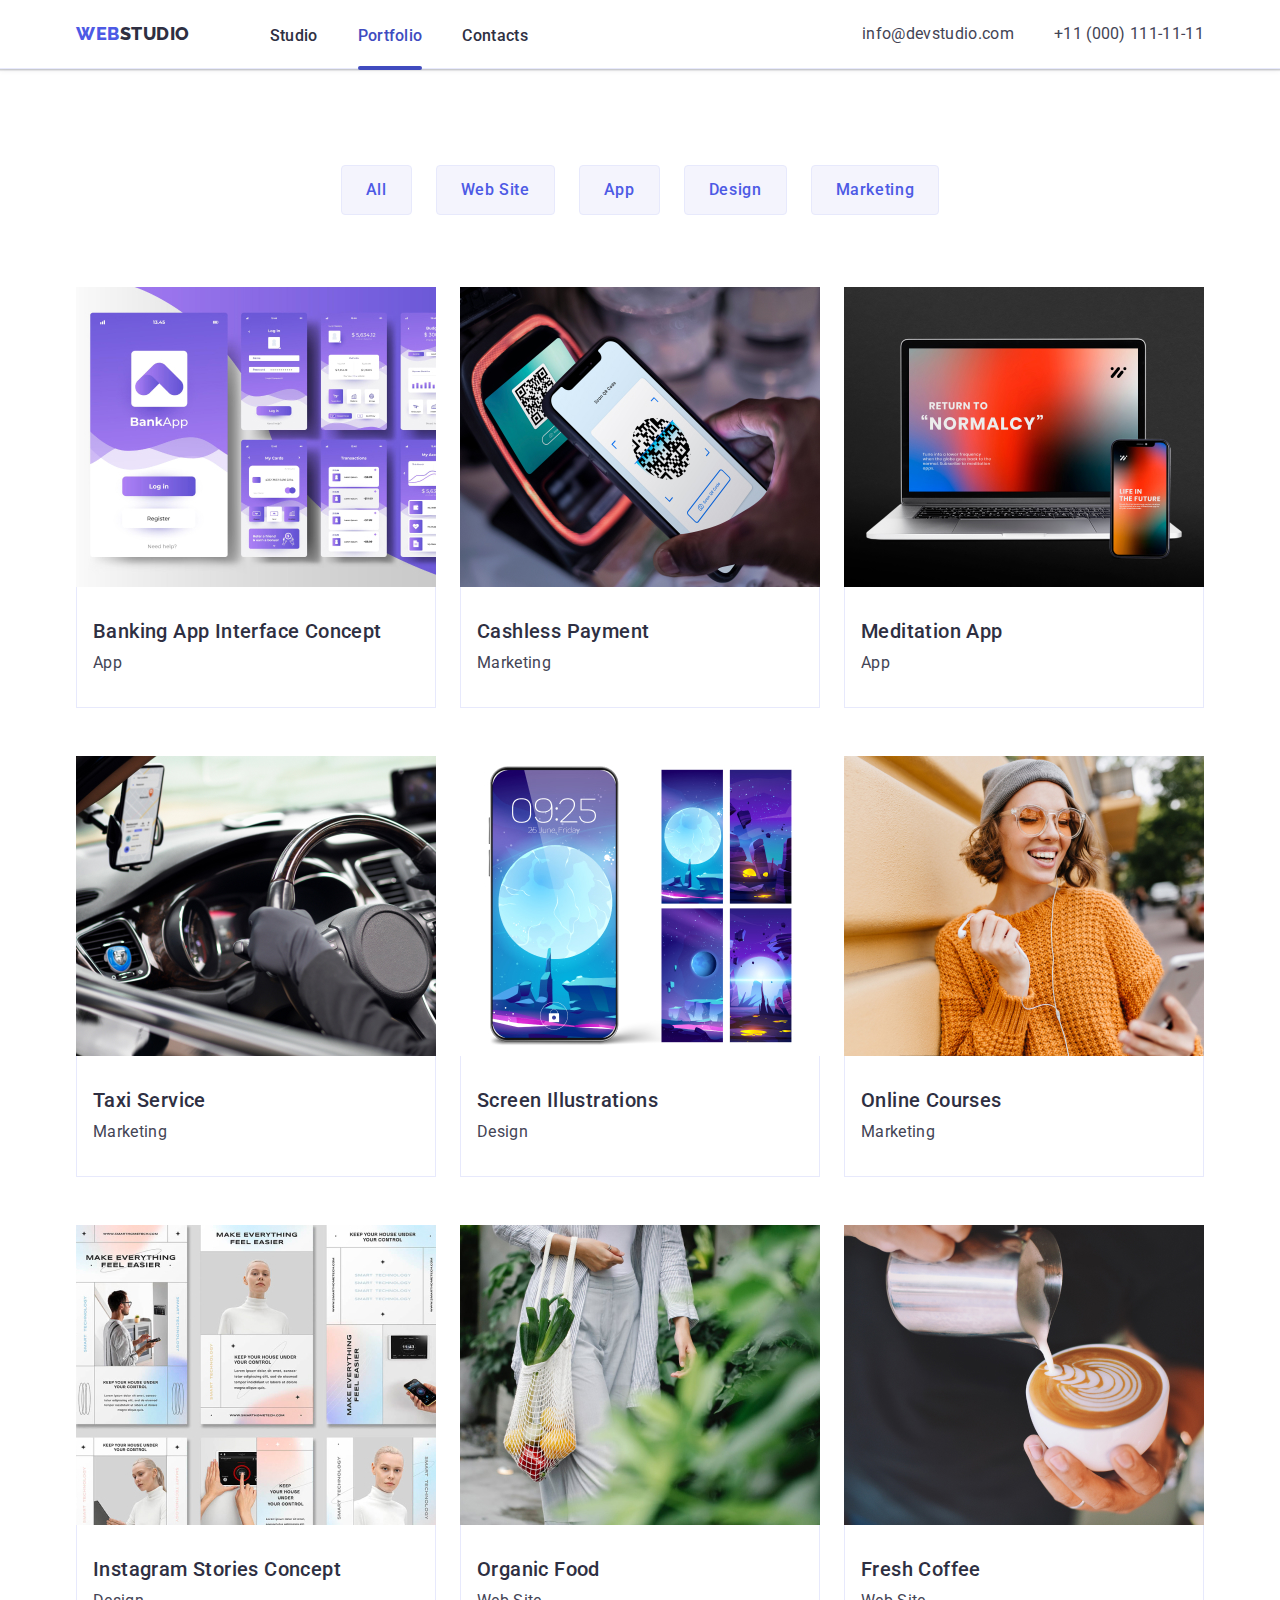
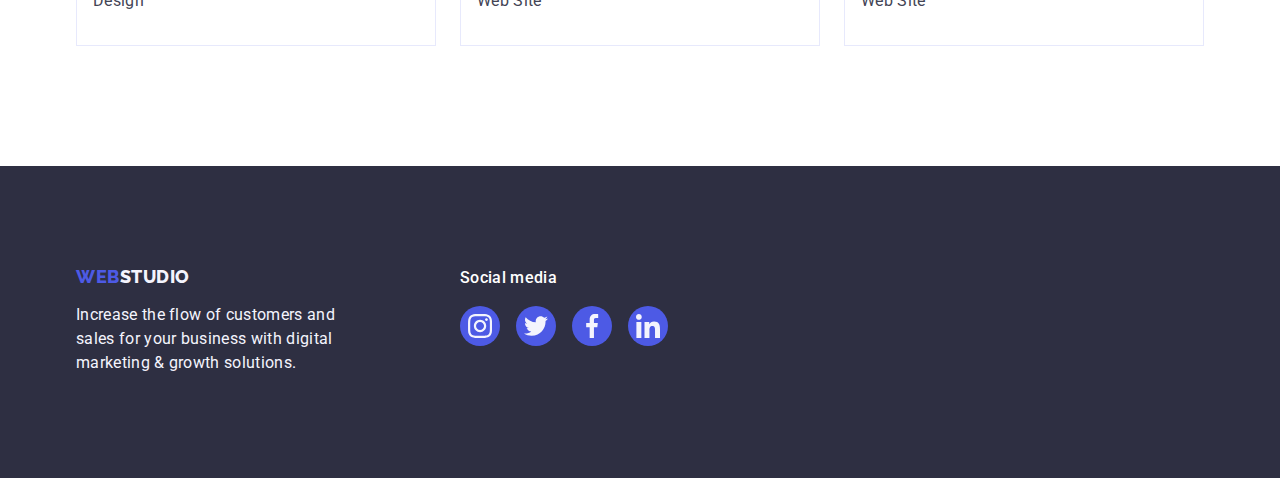
<file: portfolio.html>
<!DOCTYPE html>
<html lang="en">
  <head>
    <meta charset="UTF-8" />
    <meta http-equiv="X-UA-Compatible" content="IE=edge" />
    <meta name="viewport" content="width=device-width, initial-scale=1.0" />
    <title>Portfolio</title>
    <link
      rel="stylesheet"
      href="https://cdn.jsdelivr.net/npm/modern-normalize@2.0.0/modern-normalize.min.css"
    />
    <link rel="preconnect" href="https://fonts.googleapis.com" />
    <link rel="preconnect" href="https://fonts.gstatic.com" crossorigin />
    <link
      href="https://fonts.googleapis.com/css2?family=Raleway:wght@800&family=Roboto:wght@400;500;700;900&display=swap"
      rel="stylesheet"
    />
    <link rel="stylesheet" href="./css/styles.css" />
  </head>
    <header class="page-header">
      <div class="container page-header-container">
      <nav class="main-navigation">
        <a class="logo link" href="./index.html">
          Web<span class="logo-color">Studio</span>
        </a>
        <ul class="menu list">
          <li class="menu-item">
            <a class="menu-link link" href="./index.html">Studio</a>
          </li>
          <li class="menu-item">
            <a class="menu-link link current" href="./portfolio.html">Portfolio</a>
          </li>
          <li class="menu-item">
            <a class="menu-link link" href="">Contacts</a>
          </li>
        </ul>
      </nav>
      <address class="tel-mail">
        <ul class="list-address list">
          <li class="list-address-item">
            <a class="list-address-link link" href="mailto:info@devstudio.com"
              >info@devstudio.com
            </a>
          </li>
          <li class="list-address-item">
            <a class="list-address-link link" href="tel:+110001111111"
              >+11 (000) 111-11-11
            </a>
          </li>
        </ul>
      </address>
      </div>
    </header>
    <main>
      <section class="projects">
        <div class="container">
        <h1 class="our-portfolio visually-hidden">portfolio</h1>
        <ul class="list filters">
          <li class="filters-item">
            <button class="button-filters button" type="button">All</button>
          </li>
          <li class="filters-item">
            <button class="button-filters button" type="button">
              Web Site
            </button>
          </li>
          <li class="filters-item">
            <button class="button-filters button" type="button">App</button>
          </li>
          <li class="filters-item">
            <button class="button-filters button" type="button">Design</button>
          </li>
          <li class="filters-item">
            <button class="button-filters button" type="button">
              Marketing
            </button>
          </li>
        </ul>
        <ul class="project-cards list">
          <li class="project-cards-item">
            <a class="project-cards-link link" href="">
              <div class="img-overlay">
              <img
                class="project-cards-img"
                src="./images/portfolio/img-8.jpg"
                alt="Banking App Interface Concept"
                width="360"
                height="300"
              />
              <p class="overlay">14 Stylish and User-Friendly App Design Concepts · Task Manager App · Calorie Tracker App · Exotic Fruit Ecommerce App · Cloud Storage App</p>
              </div>
              <div class="cards">
              <h2 class="project-cards-title">Banking App Interface Concept</h2>
              <p class="project-cards-text">App</p>
              </div>
            </a>
          </li>
          <li class="project-cards-item">
            <a class="project-cards-link link" href="">
              <div class="img-overlay">
              <img
                class="project-cards-img"
                src="./images/portfolio/img-7.jpg"
                alt="Cashless Payment"
                width="360"
                height="300"
              />
               <p class="overlay">14 Stylish and User-Friendly App Design Concepts · Task Manager App · Calorie Tracker App · Exotic Fruit Ecommerce App · Cloud Storage App</p>
               </div>
               <div class="cards">
              <h2 class="project-cards-title">Cashless Payment</h2>
              <p class="project-cards-text">Marketing</p>
              </div>
            </a>
          </li>
          <li class="project-cards-item">
            <a class="project-cards-link link" href="">
              <div class="img-overlay">
              <img
                class="project-cards-img"
                src="./images/portfolio/img-6.jpg"
                alt="Meditation App"
                width="360"
                height="300"
              />
               <p class="overlay">14 Stylish and User-Friendly App Design Concepts · Task Manager App · Calorie Tracker App · Exotic Fruit Ecommerce App · Cloud Storage App</p>
              </div>
               <div class="cards">
              <h2 class="project-cards-title">Meditation App</h2>
              <p class="project-cards-text">App</p>
              </div>
            </a>
          </li>
          <li class="project-cards-item">
            <a class="project-cards-link link" href="">
              <div class="img-overlay">
              <img
                class="project-cards-img"
                src="./images/portfolio/img-5.jpg"
                alt="Taxi Service"
                width="360"
                height="300"
              />
               <p class="overlay">14 Stylish and User-Friendly App Design Concepts · Task Manager App · Calorie Tracker App · Exotic Fruit Ecommerce App · Cloud Storage App</p>
               </div>
               <div class="cards">
              <h2 class="project-cards-title">Taxi Service</h2>
              <p class="project-cards-text">Marketing</p>
              </div>
            </a>
          </li>
          <li class="project-cards-item">
            <a class="project-cards-link link" href="">
              <div class="img-overlay">
              <img
                class="project-cards-img"
                src="./images/portfolio/img-4.jpg"
                alt="Screen Illustrations"
                width="360"
                height="300"
              />
               <p class="overlay">14 Stylish and User-Friendly App Design Concepts · Task Manager App · Calorie Tracker App · Exotic Fruit Ecommerce App · Cloud Storage App</p>
              </div>
              <div class="cards">
              <h2 class="project-cards-title">Screen Illustrations</h2>
              <p class="project-cards-text">Design</p>
              </div>
            </a>
          </li>
          <li class="project-cards-item">
            <a class="project-cards-link link" href="">
              <div class="img-overlay">
              <img
                class="project-cards-img"
                src="./images/portfolio/img-3.jpg"
                alt="Online Courses"
                width="360"
                height="300"
              />
               <p class="overlay">14 Stylish and User-Friendly App Design Concepts · Task Manager App · Calorie Tracker App · Exotic Fruit Ecommerce App · Cloud Storage App</p>
              </div>
              <div class="cards">
              <h2 class="project-cards-title">Online Courses</h2>
              <p class="project-cards-text">Marketing</p>
              </div>
            </a>
          </li>
          <li class="project-cards-item">
            <a class="project-cards-link link" href="">
              <div class="img-overlay">
              <img
                class="project-cards-img"
                src="./images/portfolio/img-2.jpg"
                alt="Instagram Stories Concept"
                width="360"
                height="300"
              />
               <p class="overlay">14 Stylish and User-Friendly App Design Concepts · Task Manager App · Calorie Tracker App · Exotic Fruit Ecommerce App · Cloud Storage App</p>
              </div>
              <div class="cards">
              <h2 class="project-cards-title">Instagram Stories Concept</h2>
              <p class="project-cards-text">Design</p>
              </div>
            </a>
          </li>
          <li class="project-cards-item">
            <a class="project-cards-link link" href="">
              <div class="img-overlay">
              <img
                class="project-cards-img"
                src="./images/portfolio/img-1.jpg"
                alt="Organic Food"
                width="360"
                height="300"
              />
               <p class="overlay">14 Stylish and User-Friendly App Design Concepts · Task Manager App · Calorie Tracker App · Exotic Fruit Ecommerce App · Cloud Storage App</p>
              </div>
              <div class="cards">
              <h2 class="project-cards-title">Organic Food</h2>
              <p class="project-cards-text">Web Site</p>
              </div>
            </a>
          </li>
          <li class="project-cards-item">
            <a class="project-cards-link link" href="">
              <div class="img-overlay">
              <img
                class="project-cards-img"
                src="./images/portfolio/img.jpg"
                alt="Fresh Coffee"
                width="360"
                height="300"
              />
               <p class="overlay">14 Stylish and User-Friendly App Design Concepts · Task Manager App · Calorie Tracker App · Exotic Fruit Ecommerce App · Cloud Storage App</p>
              </div>
              <div class="cards">
              <h2 class="project-cards-title">Fresh Coffee</h2>
              <p class="project-cards-text">Web Site</p>
              </div>
            </a>
          </li>
        </ul>
        </div>
      </section>
    </main>
    <footer class="page-footer">
      <div class="container page-footer-container">
        <div class="logotype">
          <a class="link logo-footer" href="./index.html"
            >Web<span class="logo-color-footer">Studio</span></a
          >
          <p class="footer-text">
            Increase the flow of customers and sales for your business with
            digital marketing & growth solutions.
          </p>
        </div>
        <div class="socials">
          <p class="social-footer">Social media</p>
          <ul class="social-footer-list list">
            <li class=" footer-list">
              <a class="social-list-link  link" href="">
                <svg class="social-list-icon" width="24" height="24">
                  <use href="./images/icons.svg#icon-instagram"></use>
                </svg>
              </a>
            </li>
            <li class=" footer-list">
              <a class="social-list-link  link" href="">
                <svg class="social-list-icon" width="24" height="24">
                  <use href="./images/icons.svg#icon-twitter-1"></use>
                </svg>
              </a>
            </li>
            <li class=" footer-list">
              <a class="social-list-link  link" href="">
                <svg class="social-list-icon" width="24" height="24">
                  <use href="./images/icons.svg#icon-facebook"></use>
                </svg>
              </a>
            </li>
            <li class=" footer-list">
              <a class="social-list-link  link" href="">
                <svg class="social-list-icon" width="24" height="24">
                  <use href="./images/icons.svg#icon-linkedin"></use>
                </svg>
              </a>
            </li>
          </ul>
        </div>
      </div>
    </footer>
    <script src="./js/modal.js"></script>
  </body>
</html>
</file>
<file: css/styles.css>
:root {
  --primary-color: #2e2f42;
  --secondary-color: #434455;
  --accent-color: #4d5ae5;
  --hover-color: #404bbf;
  --background-color: #ffffff;
  --background-items: #f4f4fd;
  --lightslate: #8e8f99;
}

h1,
h2,
h3,
h4,
h5,
h6,
p {
  margin-top: 0;
  margin-bottom: 0;
}

ul {
  margin-top: 0;
  margin-bottom: 0;
  padding-left: 0;
}
img {
  display: block;
}

.list {
  list-style-type: none;
}

.link {
  text-decoration: none;
}

button {
  cursor: pointer;
}

body {
  font-family: "Roboto", sans-serif;
  color: var(--secondary-color);
  background-color: var(--background-color);
}
.container {
  max-width: 1158px;
  padding-left: 15px;
  padding-right: 15px;
  margin: 0 auto;
}
.logo-color {
  font-family: "Raleway", sans-serif;
  font-size: 18px;
  font-weight: 800;
  line-height: 1.17;
  letter-spacing: 0.03em;
  text-transform: uppercase;
  color: var(--primary-color);
}
.logo {
  font-family: "Raleway", sans-serif;
  font-size: 18px;
  font-weight: 800;
  line-height: 1.17;
  letter-spacing: 0.03em;
  text-transform: uppercase;
  color: var(--accent-color);
  margin-right: 76px;
}
.page-header {
  border-bottom: 1px solid #e7e9fc;
  box-shadow: 0px 2px 1px rgba(46, 47, 66, 0.08),
    0px 1px 1px rgba(46, 47, 66, 0.16), 0px 1px 6px rgba(46, 47, 66, 0.08);
}
.page-header-container {
  display: flex;
  align-items: center;
  flex-shrink: 0;
  justify-content: space-between;
}
.main-navigation {
  display: flex;
  align-items: center;
  justify-content: space-between;
  width: 100%;
  max-width: 452px;
}
.menu {
  display: flex;
  column-gap: 40px;
  padding: 24px 0px 20px 0px;
}
.list-address {
  display: flex;
  column-gap: 40px;
}
.menu-link {
  font-size: 16px;
  font-weight: 500;
  line-height: 1.5;
  letter-spacing: 0.02em;
  color: var(--primary-color);
  transition: color 250ms cubic-bezier(0.4, 0, 0.2, 1) 0ms;
}
.menu-link:hover,
.menu-link:focus {
  color: var(--hover-color);
}

.list-address-link {
  color: var(--secondary-color);
  font-size: 16px;
  font-style: normal;
  line-height: 1.5;
  letter-spacing: 0.02em;
  transition: color 250ms cubic-bezier(0.4, 0, 0.2, 1) 0ms;
}
.tel-mail {
  font-style: normal;
}
.list-address-link:hover,
.list-address-link:focus {
  color: var(--hover-color);
}
.visually-hidden {
  position: absolute;
  width: 1px;
  height: 1px;
  margin: -1px;
  border: 0;
  padding: 0;
  white-space: nowrap;
  clip-path: inset(100%);
  clip: rect(0 0 0 0);
  overflow: hidden;
}
.filters {
  display: flex;
  flex-direction: row;
  justify-content: flex-start;
  flex-wrap: wrap;
  align-items: stretch;
  gap: 24px;
  justify-content: center;
  align-items: center;
  margin-bottom: 72px;
}
.button-filters {
  font-family: "Roboto", sans-serif;
  font-weight: 500;
  font-size: 16px;
  line-height: 1.5;
  letter-spacing: 0.04em;
  color: var(--accent-color);
  background-color: var(--background-items);
  display: flex;
  padding: 12px 24px;
  justify-content: center;
  align-items: center;
  border-radius: 4px;
  transition: color 250ms cubic-bezier(0.4, 0, 0.2, 1),
    background-color 250ms cubic-bezier(0.4, 0, 0.2, 1),
    border-color 250ms cubic-bezier(0.4, 0, 0.2, 1),
    box-shadow 250ms cubic-bezier(0.4, 0, 0.2, 1);
  border: 1px solid #e7e9fc;
}
.button-filters:hover,
.button-filters:focus {
  color: var(--background-color);
  background-color: var(--hover-color);
  border: 1px solid transparent;
  box-shadow: 0px 2px 2px 0px rgba(0, 0, 0, 0.12),
    0px 2px 1px 0px rgba(0, 0, 0, 0.08), 0px 3px 1px 0px rgba(0, 0, 0, 0.1);
}
.projects {
  padding-top: 96px;
  padding-bottom: 120px;
}
.cards {
  padding: 32px 16px;
  border: 1px solid #e7e9fc;
  border-top: none;
}
.project-cards {
  display: flex;
  flex-direction: row;
  justify-content: flex-start;
  flex-wrap: wrap;
  align-items: stretch;
  row-gap: 48px;
  column-gap: 24px;
  margin-top: 72px;
}
.project-cards-link {
  transition: box-shadow 250ms cubic-bezier(0.4, 0, 0.2, 1);
}
.project-cards-link:hover,
.project-cards-link:focus {
  transform: translateY(0%);
  box-shadow: 0px 1px 6px rgba(46, 47, 66, 0.08),
    0px 1px 1px rgba(46, 47, 66, 0.16), 0px 2px 1px rgba(46, 47, 66, 0.08);
}
.project-cards-item {
  display: flex;
  width: 360px;
  flex-direction: column;
  align-items: flex-start;
  width: calc((100% - 3 * 24) / 4);
  flex-shrink: 0;
}
.project-cards-item:hover,
.project-cards-item:focus {
  box-shadow: 0px 2px 1px 0px rgba(46, 47, 66, 0.08),
    0px 1px 1px 0px rgba(46, 47, 66, 0.16),
    0px 1px 6px 0px rgba(46, 47, 66, 0.08);
}
.project-cards-item:hover .overlay,
.project-cards-item:focus .overlay {
  transform: translateY(0%);
  box-shadow: 0px 2px 1px 0px rgba(46, 47, 66, 0.08),
    0px 1px 1px 0px rgba(46, 47, 66, 0.16),
    0px 1px 6px 0px rgba(46, 47, 66, 0.08);
}
.project-cards-link:focus .overlay {
  transform: translateY(0%);
}
.img-overlay {
  position: relative;
  overflow: hidden;
}
.overlay {
  position: absolute;
  top: 0%;
  left: 0%;
  width: 100%;
  height: 100%;
  color: var(--background-items);
  background-color: var(--accent-color);
  padding: 40px 32px;
  line-height: 1.5;
  letter-spacing: 0.02em;
  flex-shrink: 0;
  transform: translateY(100%);
  transition: transform 250ms cubic-bezier(0.4, 0, 0.2, 1);
}
.project-cards-title {
  font-size: 20px;
  font-weight: 500;
  line-height: 1.2;
  letter-spacing: 0.02em;
  color: var(--primary-color);
  margin-bottom: 8px;
}

.project-cards-text {
  font-size: 16px;
  line-height: 1.5;
  letter-spacing: 0.02em;
  color: var(--secondary-color);
}
.hero {
  background-color: var(--primary-color);
  background-image: linear-gradient(
      rgba(46, 47, 66, 0.7),
      rgba(46, 47, 66, 0.7)
    ),
    url(/goit-markup-hw-04/images/hero/people-office.jpg);
  background-repeat: no-repeat;
  flex-shrink: 0;
  padding: 184px 0px 188px 0px;
  max-width: 1440px;
  background-position: center;
  background-size: cover;
}
.tittle {
  display: flex;
  font-size: 56px;
  font-weight: 700;
  line-height: 1.07;
  letter-spacing: 0.02em;
  color: var(--background-color);
  text-align: center;
  max-width: 496px;
  margin-bottom: 48px;
  margin-left: auto;
  margin-right: auto;
}

.cta-button {
  font-family: "Roboto", sans-serif;
  font-size: 16px;
  font-weight: 500;
  line-height: 1.5;
  letter-spacing: 0.04em;
  color: var(--background-color);
  background-color: var(--accent-color);
  display: block;
  min-width: 169px;
  padding: 16px 32px;
  border: none;
  border-radius: 4px;
  box-shadow: 0px 4px 4px 0px rgba(0, 0, 0, 0.15);
  margin-top: 48px;
  margin-left: auto;
  margin-right: auto;
  transition: background-color 250ms cubic-bezier(0.4, 0, 0.2, 1) 0ms;
}

.cta-button:hover,
.cta-button:focus {
  background-color: var(--hover-color);
}
.benefits {
  padding: 120px 0;
}
.benefit-item {
  display: flex;
  align-items: center;
  justify-content: center;
  height: 112px;
  width: 264px;
  background-color: var(--background-items);
  border-radius: 4px;
  margin-bottom: 8px;
}
.benefits-title {
  font-size: 20px;
  font-weight: 500;
  line-height: 1.2;
  letter-spacing: 0.02em;
  color: var(--primary-color);
  margin-bottom: 8px;
}
.benefits-text {
  font-size: 16px;
  line-height: 1.5;
  letter-spacing: 0.02em;
}
.benefits-list {
  display: flex;
  flex-direction: row;
  justify-content: flex-start;
  flex-wrap: wrap;
  align-items: stretch;
  gap: 24px;
}
.benefits-list-item {
  display: flex;
  flex-direction: column;
  align-items: flex-start;
  width: calc((100% - 3 * 24px) / 4);
}
.what-are-we-doing {
  padding-bottom: 120px;
}
.our-job {
  margin-bottom: 72px;
}
.our-job-list {
  display: flex;
  flex-direction: row;
  justify-content: flex-start;
  flex-wrap: wrap;
  align-items: stretch;
  gap: 24px;
}
.our-job-item {
  display: flex;
  align-items: flex-start;
  width: calc(100% - 2 * 24) / 3;
}
.our-job,
.our-team,
.our-customers {
  font-size: 36px;
  line-height: 1.11;
  letter-spacing: 0.02em;
  text-transform: capitalize;
  text-align: center;
  color: var(--primary-color);
}

.our-team {
  margin-bottom: 72px;
}
.team {
  background-color: var(--background-items);
  padding-bottom: 120px;
  padding-top: 120px;
}
.team-list {
  display: flex;
  flex-direction: row;
  justify-content: flex-start;
  flex-wrap: wrap;
  align-items: stretch;
  gap: 24px;
}
.name-position {
  padding: 32px 0;
}
.team-member {
  background-color: var(--background-color);
  display: inline-flex;
  flex-direction: column;
  justify-content: center;
  align-items: center;
  width: calc((100% - 3 * 24) / 4);
  border-radius: 0px 0px 4px 4px;
  box-shadow: 0px 2px 1px 0px rgba(46, 47, 66, 0.08),
    0px 1px 1px 0px rgba(46, 47, 66, 0.16),
    0px 1px 6px 0px rgba(46, 47, 66, 0.08);
}
.worker-name {
  font-size: 20px;
  font-weight: 500;
  line-height: 1.2;
  letter-spacing: 0.02em;
  color: var(--primary-color);
  text-align: center;
  margin-bottom: 8px;
}
.work-position {
  text-align: center;
  font-size: 16px;
  line-height: 1.5;
  letter-spacing: 0.02em;
}
.social-list-team {
  justify-content: center;
  gap: 24px;
}
.page-footer {
  padding: 100px 0;
  background-color: var(--primary-color);
}
.footer-text {
  font-size: 16px;
  line-height: 1.5;
  letter-spacing: 0.02em;
  color: var(--background-items);
  width: 264px;
}
.logo-footer {
  font-family: "Raleway", sans-serif;
  color: var(--accent-color);
  font-family: "Raleway", sans-serif;
  font-weight: 800;
  font-size: 18px;
  line-height: 1.17;
  letter-spacing: 0.03em;
  text-transform: uppercase;
  display: inline-block;
  align-items: center;
  flex-shrink: 0;
  margin-bottom: 16px;
}
.logo-color-footer {
  font-family: "Raleway", sans-serif;
  color: var(--background-items);
}
.social-footer {
  color: var(--background-color);
  font-size: 16px;
  font-weight: 500;
  line-height: 1.5;
  letter-spacing: 0.02em;
  margin-bottom: 16px;
}
.social-list-icon {
  fill: var(--background-items);
}
.social-list-link {
  display: flex;
  flex-direction: row;
  align-items: center;
  justify-content: center;
  width: 40px;
  height: 40px;
  border-radius: 50%;
  background-color: var(--accent-color);
  column-gap: 16px;
  transition: background-color 250ms cubic-bezier(0.4, 0, 0.2, 1) 0ms;
}
.social-list-link:hover,
.social-list-link:focus {
  background-color: #31d0aa;
}
.social-link-team {
  display: flex;
  flex-direction: row;
  align-items: center;
  justify-content: center;
  width: 40px;
  height: 40px;
  border-radius: 50%;
  background-color: var(--accent-color);
  gap: 24px;
  transition: background-color 250ms cubic-bezier(0.4, 0, 0.2, 1) 0ms;
}
.social-icon-team {
  fill: var(--background-items);
}
.social-link-team:hover,
.social-link-team:focus {
  background-color: var(--hover-color);
}
.social-list-team {
  display: flex;
  flex-direction: row;
  align-items: center;
  column-gap: 24px;
  padding-left: 16px;
  padding-right: 16px;
  margin-top: 8px;
}
.customers {
  padding: 120px 0 120px;
}
.customers-logo {
  height: 88px;
  flex-shrink: 0;
  width: calc((100% - 120px) / 6);
}

.customer-logo {
  fill: currentColor;
}
.customer-logo:hover,
.customer-logo :focus {
  fill: var(--hover-color);
}

.customers-list {
  display: flex;
  flex-direction: row;
  align-items: center;
  gap: 24px;
}
.customer-link {
  padding: 16px 32px;
  width: 100%;
  height: 100%;
  border: 1px solid var(--lightslate);
  border-radius: 4px;
  display: flex;
  align-items: center;
  justify-content: center;
  color: var(--lightslate);
  transition: border-color 250ms cubic-bezier(0.4, 0, 0.2, 1),
    color 250ms cubic-bezier(0.4, 0, 0.2, 1);
}
.customer-link:hover,
.customer-link:focus {
  border-color: var(--hover-color);
  color: var(--hover-color);
}
.our-customers {
  margin-bottom: 72px;
}
.benefit-icon {
  margin-bottom: 8px;
}
.logotype {
  display: flex;
  flex-direction: column;
  margin-right: 120px;
}
.socials {
  display: flex;
  flex-direction: column;
}
.page-footer-container {
  display: flex;
  flex-direction: row;
  align-items: baseline;
}
.social-footer-list {
  display: flex;
  flex-direction: row;
  align-items: center;
  gap: 16px;
  padding-bottom: 32px;
}
.current {
  color: var(--hover-color);
  position: relative;
}
.current::after {
  position: absolute;
  left: 0;
  top: 20px;
  bottom: -1px;
  display: block;
  width: 100%;
  height: 4px;
  background-color: var(--hover-color);
  border-radius: 2px;
  content: "";
  margin-left: auto;
  margin-right: auto;
  margin-top: 20px;
}
.backdrop {
  z-index: 9999;
  position: fixed;
  top: 0;
  left: 0;
  width: 100%;
  height: 100%;
  background-color: rgba(46, 47, 66, 0.4);
  transition: opacity 250ms cubic-bezier(0.4, 0, 0.2, 1),
    visibility 250ms cubic-bezier(0.4, 0, 0.2, 1);
}
.is-hidden {
  opacity: 0;
  visibility: hidden;
  pointer-events: none;
}
.modal {
  position: absolute;
  flex-shrink: 0;
  border-radius: 4px;
  background: #fcfcfc;
  box-shadow: 0px 2px 1px 0px rgba(0, 0, 0, 0.2),
    0px 1px 3px 0px rgba(0, 0, 0, 0.12), 0px 1px 1px 0px rgba(0, 0, 0, 0.14);
  left: 50%;
  top: 50%;
  transform: translate(-50%, -50%) scale(1);
  width: 408px;
  min-height: 584px;
  transition: transform 250ms cubic-bezier(0.4, 0, 0.2, 1);
}
.close-btn {
  display: flex;
  align-items: center;
  justify-content: center;
  position: absolute;
  top: 24px;
  right: 24px;
  border: 1px solid rgba(0, 0, 0, 0.1);
  border-radius: 50%;
  border-color: rgba(0, 0, 0, 0.1);
  border-width: 1px;
  padding: 0;
  line-height: 0;
  width: 24px;
  height: 24px;
  background-color: #e7e9fc;
  fill: var(--primary-color);
  transition: background-color 250ms cubic-bezier(0.4, 0, 0.2, 1),
    border 250ms cubic-bezier(0.4, 0, 0.2, 1);
}
.close-btn:hover,
.close-btn:focus {
  border: none;
  background-color: var(--hover-color);
  fill: var(--background-color);
}
.close-btn-icon {
  transition: fill 250ms cubic-bezier(0.4, 0, 0.2, 1);
}
</file>
